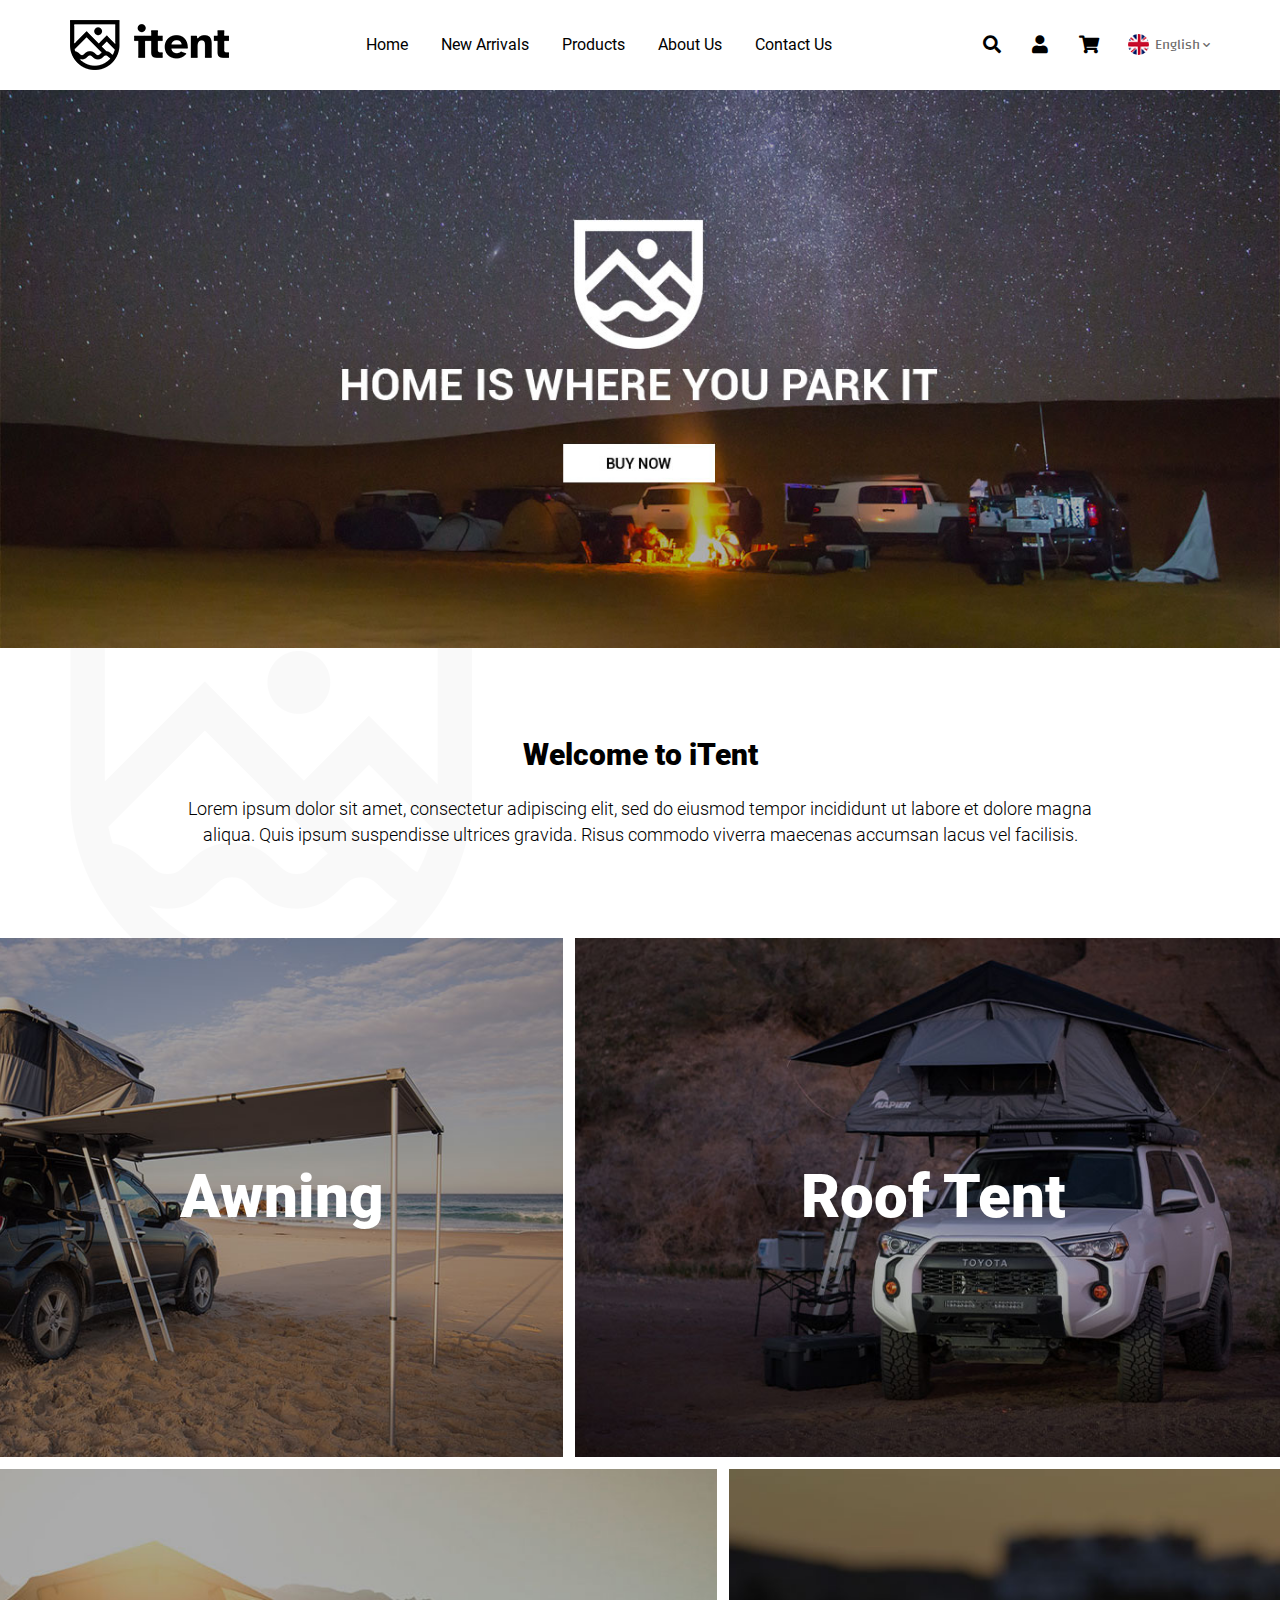
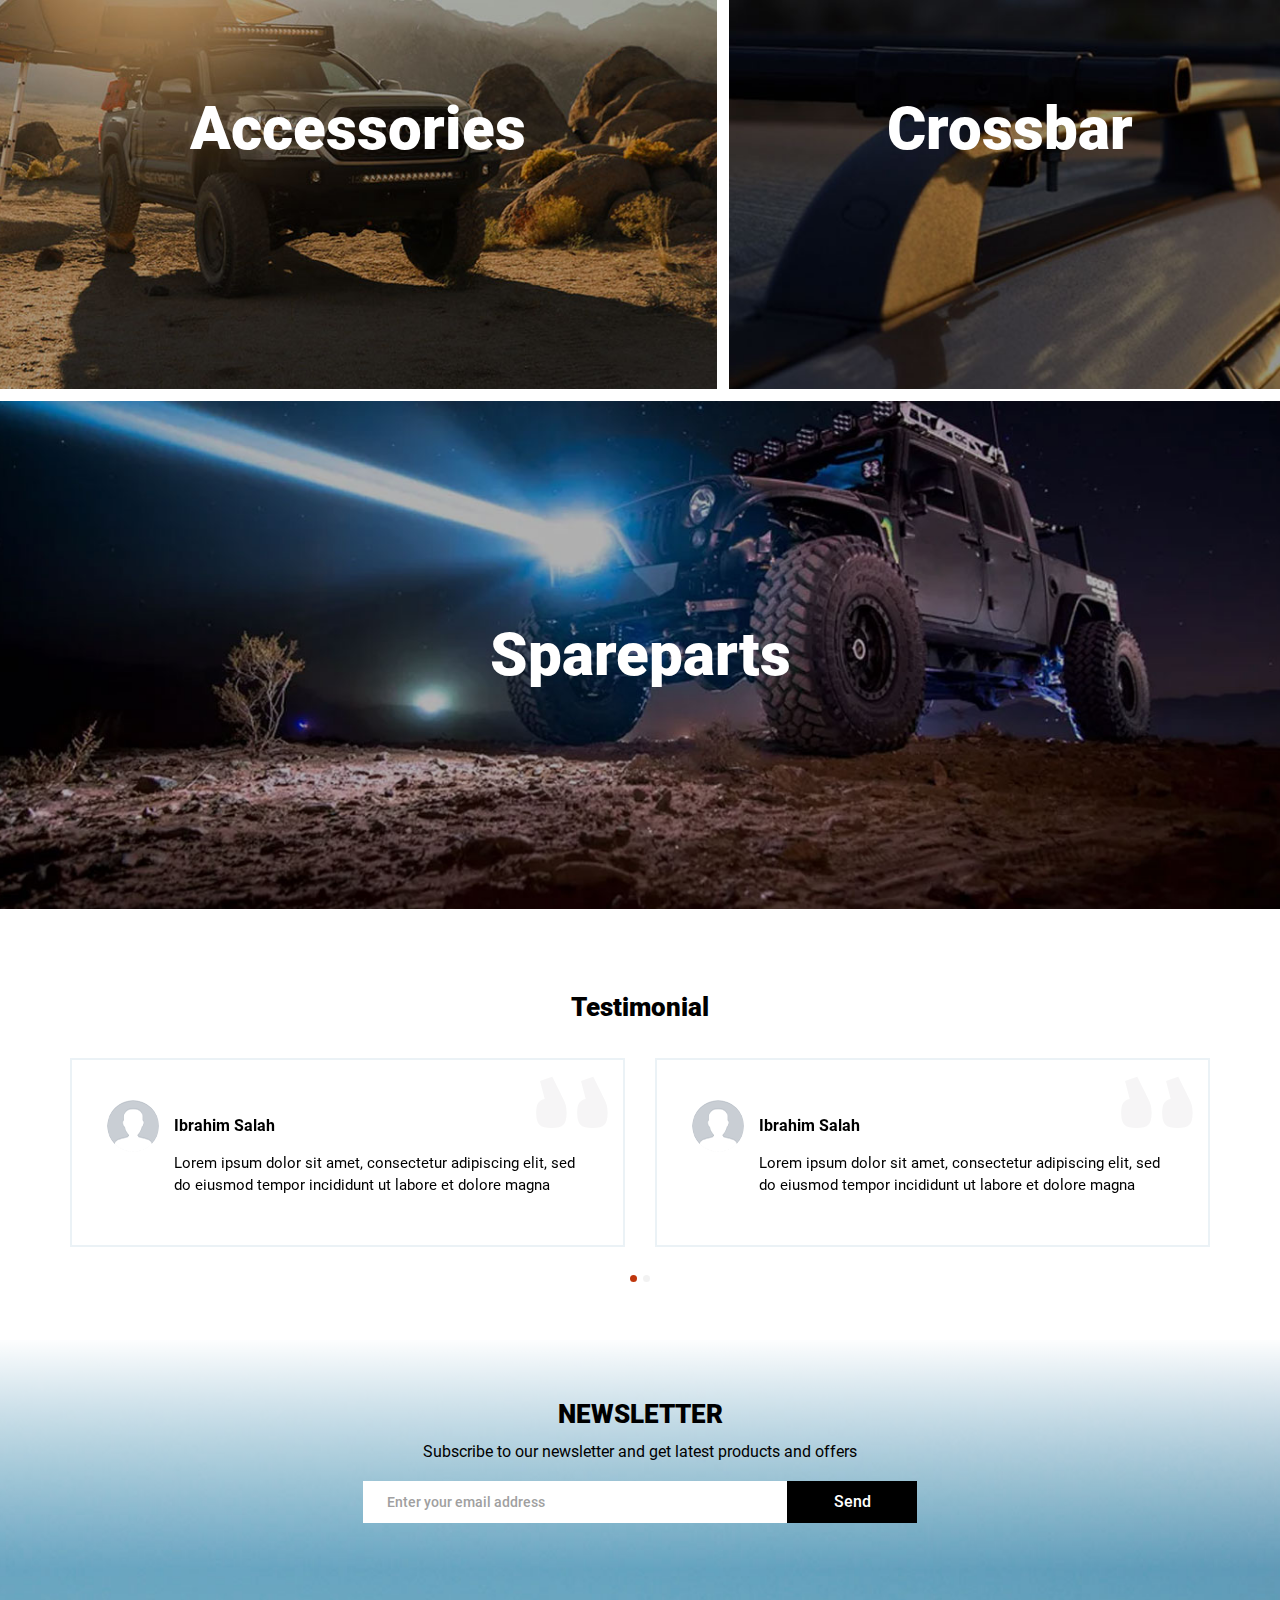
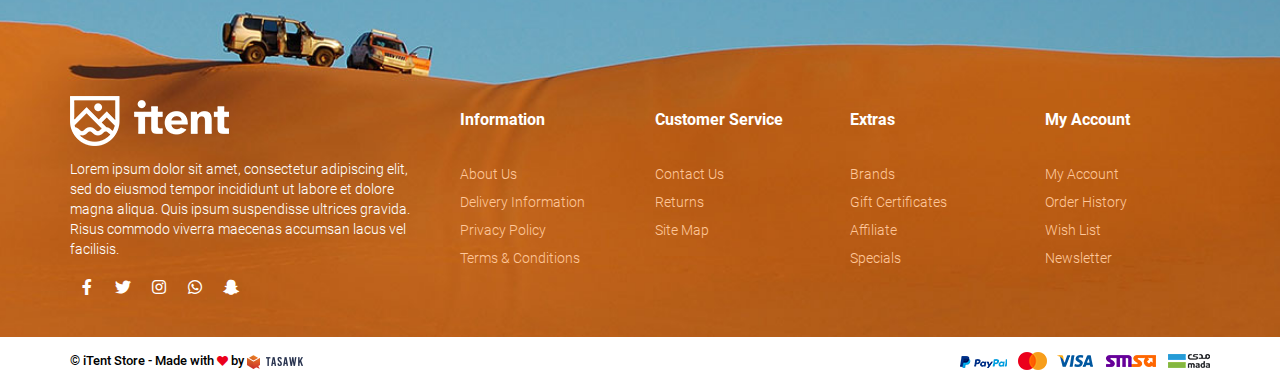
<file: index.html>
<!DOCTYPE html>
<html lang="en">
	<head>
		<meta charset="utf-8">
		<!-- for internet explorere -->
		<meta http-equiv="X-UA-Compatible" content="IE=edge">
		<!--(the most important line) for mobile first -->
		<meta name="viewport" content="width=device-width, initial-scale=1">
		<!-- The above 3 meta tags *must* come first in the head; any other head content must come *after* these tags -->
        <link rel="icon" type="image/png" href="images/favicon.png">
		<title>Itent</title>
		<link rel="stylesheet" href="css/bootstrap.min.css">
		<link rel="stylesheet" href="css/swiper-bundle.css">
		<link rel="stylesheet" href="css/all.min.css">
		<link rel="stylesheet" href="css/linear.css">
		<link rel="stylesheet" href="css/style.css">
		<link rel="stylesheet" href="css/style-en.css">
		<!-- HTML5 shim and Respond.js for IE8 support of HTML5 elements and media queries -->
		<!-- WARNING: Respond.js doesn't work if you view the page via file:// -->
		<!--[if lt IE 9]>-->
		<script src="js/html5shiv.min.js"></script>
		<script src="js/respond.min.js"></script>
        <script src="js/jquery-2.2.1.min.js"></script>
		<script src="js/bootstrap.min.js"></script>
		<script src="js/swiper-bundle.js"></script>
		<script src="js/plug.js"></script>
	</head>
	<body>
         <!-- Start preloader -->
        <div class="pre-loader">
          <div class="content"><img src="images/logo.png" alt="logo" />
              <div class="progress-bar"><span class="bar"><span class="progress"></span></span></div>
          </div>
        </div>
         <!-- End preloader -->
         <div class="over_click"></div>
         <!-- Start header -->
         <header>
             <div class="top_nav">
                 <div class="container">
                     <div class="top_bar">
                         <div class="logo">
                            <a href="#"><img class="img-responsive" src="images/logo.png" alt="logo"></a>
                         </div>
                         
                         <div class="main_nav">
                           <span href="#" class="lnr lnr-cross closebtn"></span>
                           <div class="st_lang sm">
                                 <div class="t_lang dropdown">
                                      <a class="dropdown-toggle tl_anc fixanc" data-toggle="dropdown" role="button" aria-haspopup="true" aria-expanded="false">
                                        <span class="la_flag">
                                            <img class="i_lang" src="images/lang-en.png" alt="language">
                                        </span> English
                                        <i class="fas fa-chevron-down"></i>
                                      </a>
                                      <ul class="dropdown-menu sam_menu ulfix">
                                       <li>
                                            <a href="index.html" class="fixanc">English</a>
                                        </li>
                                        <li>
                                            <a href="index-ar.html" class="fixanc">العربية</a>
                                        </li>
                                      </ul>
                                  </div> 
                             </div>
                            <ul class="nav_bar list-unstyled list-inline ulfix">
                                <li><a class="fixanc" href="#">Home</a></li>
                                <li><a class="fixanc" href="#">New Arrivals</a></li>
                                <li class="dropdown samdrop_li">
                                    <a class="dropdown-toggle dir_anc fixanc" data-toggle="dropdown" role="button" aria-haspopup="true" aria-expanded="false">Products</a>
                                    <ul class="dropdown-menu ulfix sam_menu">
                                        <li>
                                            <a class="sub fixanc" href="#">Roof Tent</a>
                                        </li>
                                        <li>
                                            <a class="sub fixanc" href="#">Awning</a>
                                        </li>
                                        <li>
                                            <a class="sub fixanc" href="#">Crossbar </a>
                                        </li>
                                        <li>
                                            <a class="sub fixanc" href="#">Accessories</a>
                                        </li>
                                        <li>
                                            <a class="sub fixanc" href="#">Spareparts</a>
                                        </li>
                                    </ul>
                                </li>
                                <li><a class="fixanc" href="#">About Us</a></li>
                                <li><a class="fixanc" href="#">Contact Us</a></li>
                            </ul>
                          </div>
                          
                          <div class="side_cont">
                             <ul class="list-unstyled list-inline ulfix h_recomend">
                                 <li class="srch">
                                    <a role="button" class="re_btn fixanc" data-toggle="modal" data-target=".over_mod">
                                           <i class="fas fa-search"></i>
                                    </a>
                                 </li>
                                 <li class="my_account lg dropdown">
                                     <a class="re_btn dropdown-toggle fixanc" data-toggle="dropdown" role="button" aria-haspopup="true" aria-expanded="false">
                                        <span class="hre_icon"><i class="fa fa-user"></i></span>
                                    </a>
                                    <ul class="dropdown-menu ulfix sam_menu">
                                        <li>
                                            <a href="#" class="fixanc">Log In</a>
                                        </li>
                                        <li><a href="#" class="fixanc">Rigister</a></li>
                                    </ul>
                                 </li>
                                 <li class="cart">
                                    <a class="re_btn fixanc" href="#">
                                        <i class="fa fa-shopping-cart"></i>
                                    </a>
                                 </li>
                                 <li class="mob_navbtn">
                                    <a id="navbtn" class="re_btn fixanc">
                                        <i class="fas fa-bars"></i>
                                    </a>
                                </li>
                             </ul>
                             <div class="st_lang lg">
                                 <div class="t_lang dropdown">
                                      <a class="dropdown-toggle tl_anc fixanc" data-toggle="dropdown" role="button" aria-haspopup="true" aria-expanded="false">
                                        <span class="la_flag">
                                            <img class="i_lang" src="images/lang-en.png" alt="language">
                                        </span> English
                                        <i class="fas fa-chevron-down"></i>
                                      </a>
                                      <ul class="dropdown-menu sam_menu ulfix">
                                       <li>
                                            <a href="index.html" class="fixanc">English</a>
                                        </li>
                                        <li>
                                            <a href="index-ar.html" class="fixanc">العربية</a>
                                        </li>
                                      </ul>
                                  </div> 
                             </div>
                         </div>
                     </div>
                 </div>
             </div>
        </header>
         <!-- end header -->
        
             <!--------------- start search modal ---------------->
            <div class="modal fade over_mod" tabindex="-1" role="dialog" aria-labelledby="mySmallModalLabel">
                <button type="button" class="close" data-dismiss="modal" aria-label="Close">
                    <span aria-hidden="true" class="lnr lnr-cross"></span>
                </button>
                <div class="modal-dialog" role="document">
                    <div class="modal-content">
                        <div class="search_cont sm">
                             <div class="search_box">
                                <input class="searchinput" id="search" placeholder="Search ..." type="search">
                                <span class="changed"></span>
                                <button class="search_icon"type="submit"><i class="fas fa-search"></i></button>
                             </div>
                         </div>
                    </div>
                </div>
            </div>
            <!--------------- end search modal ---------------->
            
           <!-- Start Main Slider -->
          <div class="main_slider_sec">
                <div class="main_slider">
                    <div class="swiper-container">
                        <div class="swiper-wrapper">
                          <div class="swiper-slide">
                            <a href="#" class="main-slide">
                              <img src="images/slider.jpg" class="img-fluid">
                            </a>
                          </div>
                          <div class="swiper-slide">
                            <a href="#" class="main-slide">
                              <img src="images/slider.jpg" class="img-fluid">
                            </a>
                          </div>
                          <div class="swiper-slide">
                            <a href="#" class="main-slide">
                              <img src="images/slider.jpg" class="img-fluid">
                            </a>
                          </div>
                        </div>
                  </div>
                </div>
          </div>
          <!-- end Main Slider -->
          
          
          <!-- start about -->
          <div class="about_us">
              <div class="container">
                  <div class="aboutus_cont">
                      <img class="back_1" src="images/back1.png" />
                      <div class="aboutus_desc">
                          <h3 class="hhfix about_title">Welcome to iTent</h3>
                          <p class="hhfix about_txt">
                              Lorem ipsum dolor sit amet, consectetur adipiscing elit, sed do eiusmod tempor incididunt ut labore et dolore magna aliqua. Quis ipsum suspendisse ultrices gravida. Risus commodo viverra maecenas accumsan lacus vel facilisis. 
                          </p>
                      </div>
                  </div>
              </div>
          </div>
          
          <!-- end about -->
          
          
          <!-- start Gallery -->
          
          <div class="galleries">
             <div class="group group_1">
                 <div class="gal">
                      <a href="#" class="gal_img">
                          <img src="images/c2.jpg" class="img-responsive" />
                      </a>
                      <a href="#" class="gal_tit fixanc">Awning</a>
                  </div>
                  <div class="gal">
                      <a href="#" class="gal_img">
                          <img src="images/c1.jpg" class="img-responsive" />
                      </a>
                      <a href="#" class="gal_tit fixanc">Roof Tent</a>
                  </div>
             </div>
             <div class="group group_2">
                 <div class="gal">
                      <a href="#" class="gal_img">
                          <img src="images/c4.jpg" class="img-responsive" />
                      </a>
                      <a href="#" class="gal_tit fixanc">Accessories</a>
                  </div>
                  <div class="gal">
                      <a href="#" class="gal_img">
                          <img src="images/c3.jpg" class="img-responsive" />
                      </a>
                      <a href="#" class="gal_tit fixanc">Crossbar</a>
                  </div>
             </div>
             <div class="group group_3">
                 <div class="gal">
                      <a href="#" class="gal_img">
                          <img src="images/c5.jpg" class="img-responsive" />
                      </a>
                      <a href="#" class="gal_tit fixanc">Spareparts</a>
                  </div>
             </div>
          </div>
          <!-- end Gallery -->
          
          
                  <!-- start Customer reviews-->
        
        <div class="cust_reviews">
            <div class="container">
               <h3 class="rev_title hhfix">Testimonial</h3>
               <div class="reviews_slider sam_slider">
                     <div class="swiper-container">
                        <div class="swiper-wrapper">
                            <div class="swiper-slide">
                                <div class="rev_cont">
                                   <ul class="list-unstyled list-inline ulfix curev_cont">
                                        <li class="cust_img">
                                            <a role="button">
                                                <img src="images/test.png" class="img-responsive">
                                            </a>
                                        </li>
                                        <li>
                                            <a role="button" class="cu_name fixanc">Ibrahim Salah</a>
                                        </li>
                                    </ul>   
                                    <p class="cu_commt hhfix">
                                        Lorem ipsum dolor sit amet, consectetur adipiscing elit, sed do eiusmod tempor incididunt ut labore et dolore magna
                                    </p>
                                    
                                </div>
                            </div>
                            <div class="swiper-slide">
                                <div class="rev_cont">
                                   <ul class="list-unstyled list-inline ulfix curev_cont">
                                        <li class="cust_img">
                                            <a role="button">
                                                <img src="images/test.png" class="img-responsive">
                                            </a>
                                        </li>
                                        <li>
                                            <a role="button" class="cu_name fixanc">Ibrahim Salah</a>
                                        </li>
                                    </ul>   
                                    <p class="cu_commt hhfix">
                                        Lorem ipsum dolor sit amet, consectetur adipiscing elit, sed do eiusmod tempor incididunt ut labore et dolore magna
                                    </p>
                                    
                                </div>
                            </div>
                         </div>
                   </div>
                   <div class="swiper-pagination"></div>
                </div>
            </div>
        </div>
        
        <!-- end Customer reviews-->

       <!-- start footer -->
       <footer>
           <!-- start newsletter -->
            <div class="container">
                <div class="our_newsletter">
                    <div class="newsl_cont">
                        <div class="newsl_title">
                            <h3 class="newb_tit hhfix">NEWSLETTER</h3>
                            <h5 class="newsub_tit hhfix">Subscribe to our newsletter and get latest products and offers</h5>
                        </div>
                        <div class="form-group mail_cont">
                            <input type="email" class="form-control ffmail_input" id="exampleInputEmail1" placeholder=" Enter your email address ">
                            <button class="fm_check">Send</button>
                        </div>
                    </div>
                </div>
           
           <!-- end newsletter -->
           
               <div class="foot_cont">
                    <div class="row">
                        <div class="col-md-4">
                            <div class="foo_desc lg">
                                <div class="logo">
                                    <a href="#"><img class="img-responsive" src="images/foot-logo.png" alt="logo"></a>
                                </div>
                                <p class="hhfix foo_txt">
                                    Lorem ipsum dolor sit amet, consectetur adipiscing elit, sed do eiusmod tempor incididunt ut labore et dolore magna aliqua. Quis ipsum suspendisse ultrices gravida. Risus commodo viverra maecenas accumsan lacus vel facilisis. 
                                </p>
                               <ul class="foo_social list-unstyled list-inline ulfix">
                                   <li><a href="#" class="fixanc"><i class="fab fa-facebook-f"></i></a></li>
                                   <li><a href="#" class="fixanc"><i class="fab fa-twitter"></i></a></li>
                                   <li><a href="#" class="fixanc"><i class="fab fa-instagram"></i></a></li>
                                    <li><a href="#" class="fixanc"><i class="fab fa-whatsapp"></i></a></li>
                                    <li><a href="#" class="fixanc"><i class="fab fa-snapchat-ghost"></i></a></li>
                               </ul>
                            </div>
                        </div>
                        <div class="col-md-2">
                            <div class="fast_links">
                                <h5 class="ff_title fsm_title hhfix" data-toggle="collapse" data-target="#id10" aria-expanded="false">Information</h5>
                                <ul class="list-unstyled collapse ulfix fast_ul" id="id10">
                                    <li><a class="fixanc" href="#"> About Us </a></li>
                                    <li><a class="fixanc" href="#">Delivery Information</a></li>
                                    <li><a class="fixanc" href="#">Privacy Policy</a></li>
                                    <li><a class="fixanc" href="#">Terms & Conditions</a></li>
                                </ul>
                            </div>
                        </div>
                        <div class="col-md-2">
                            <div class="fast_links">
                                <h5 class="ff_title fsm_title hhfix" data-toggle="collapse" data-target="#id12" aria-expanded="false">Customer Service</h5>
                                <ul class="list-unstyled collapse ulfix fast_ul" id="id12">
                                    <li><a class="fixanc" href="#">Contact Us</a></li>
                                    <li><a class="fixanc" href="#">Returns</a></li>
                                    <li><a class="fixanc" href="#">Site Map</a></li>
                                </ul>
                            </div>
                        </div>
                         <div class="col-md-2">
                            <div class="fast_links">
                                <h5 class="ff_title fsm_title hhfix" data-toggle="collapse" data-target="#id11" aria-expanded="false">Extras</h5>
                                <ul class="list-unstyled collapse ulfix" id="id11">
                                    <li><a class="fixanc" href="#">Brands</a></li>
                                    <li><a class="fixanc" href="#">Gift Certificates</a></li>
                                    <li><a class="fixanc" href="#">Affiliate</a></li>
                                    <li><a class="fixanc" href="#">Specials</a></li>
                                </ul>
                            </div>
                        </div>
                        <div class="col-md-2">
                            <div class="fast_links">
                                <h5 class="ff_title fsm_title hhfix" data-toggle="collapse" data-target="#id9" aria-expanded="false">My Account</h5>
                                <ul class="list-unstyled collapse ulfix" id="id9">
                                    <li><a class="fixanc" href="#">My Account</a></li>
                                    <li><a class="fixanc" href="#">Order History</a></li>
                                    <li><a class="fixanc" href="#">Wish List</a></li>
                                    <li><a class="fixanc" href="#">Newsletter</a></li>
                                </ul>
                            </div>
                        </div>
                   </div>
                   <div class="foo_desc sm">
                       <ul class="foo_social list-unstyled list-inline ulfix">
                           <li><a href="#" class="fixanc"><i class="fab fa-facebook-f"></i></a></li>
                           <li><a href="#" class="fixanc"><i class="fab fa-twitter"></i></a></li>
                           <li><a href="#" class="fixanc"><i class="fab fa-instagram"></i></a></li>
                            <li><a href="#" class="fixanc"><i class="fab fa-whatsapp"></i></a></li>
                            <li><a href="#" class="fixanc"><i class="fab fa-snapchat-ghost"></i></a></li>
                       </ul>
                    </div>
               </div>
           </div>
           <div class="fopayco">
             <div class="container">
                <div class="fopa_cont">
                 <p class="hhfix p_right">© iTent Store  - Made with  <i class="fas fa-heart"></i>  by <a href="#"><img src="images/tasawk-c-en.png"></a></p>
                   <div class="ff_pay">
                        <img src="images/pay.png" class="img-responsive">
                    </div>
                </div>
             </div>
           </div>
        </footer>
            
       <!-- end footer -->
        
    </body>
</html>
</file>
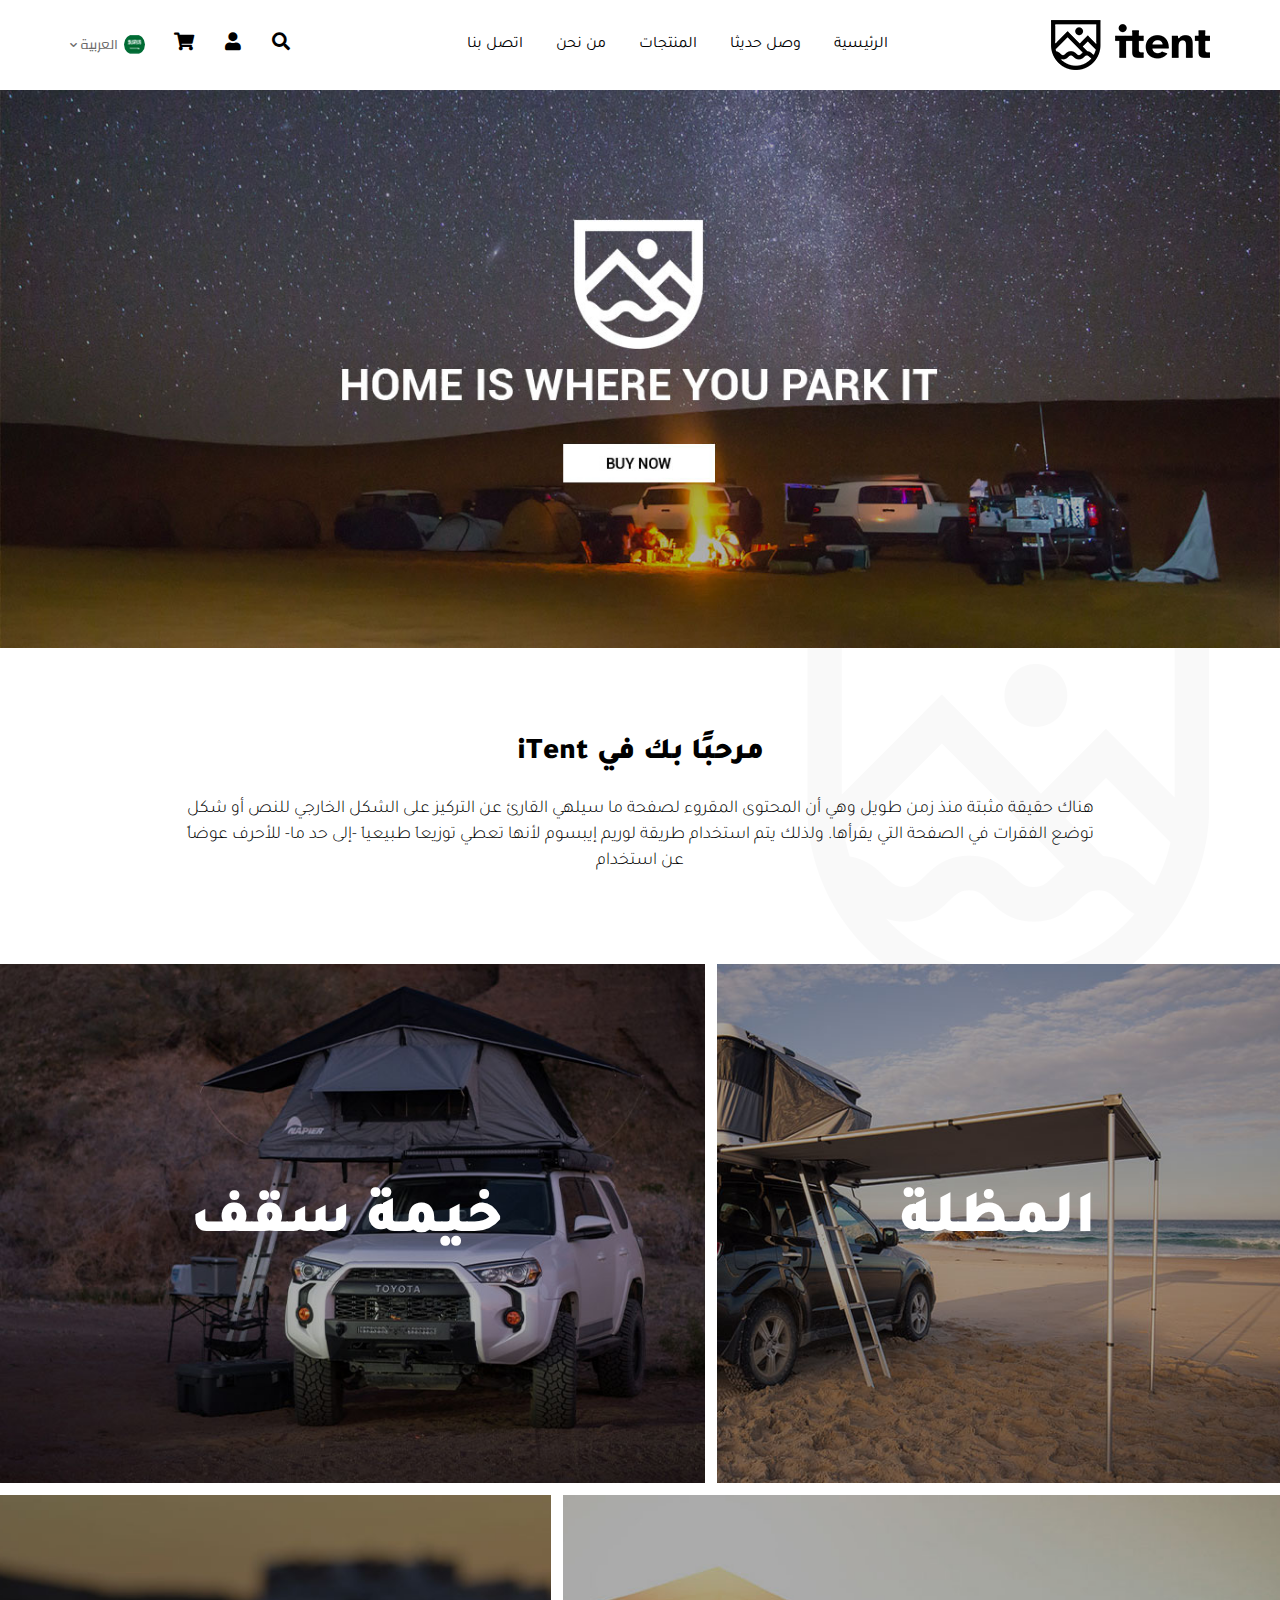
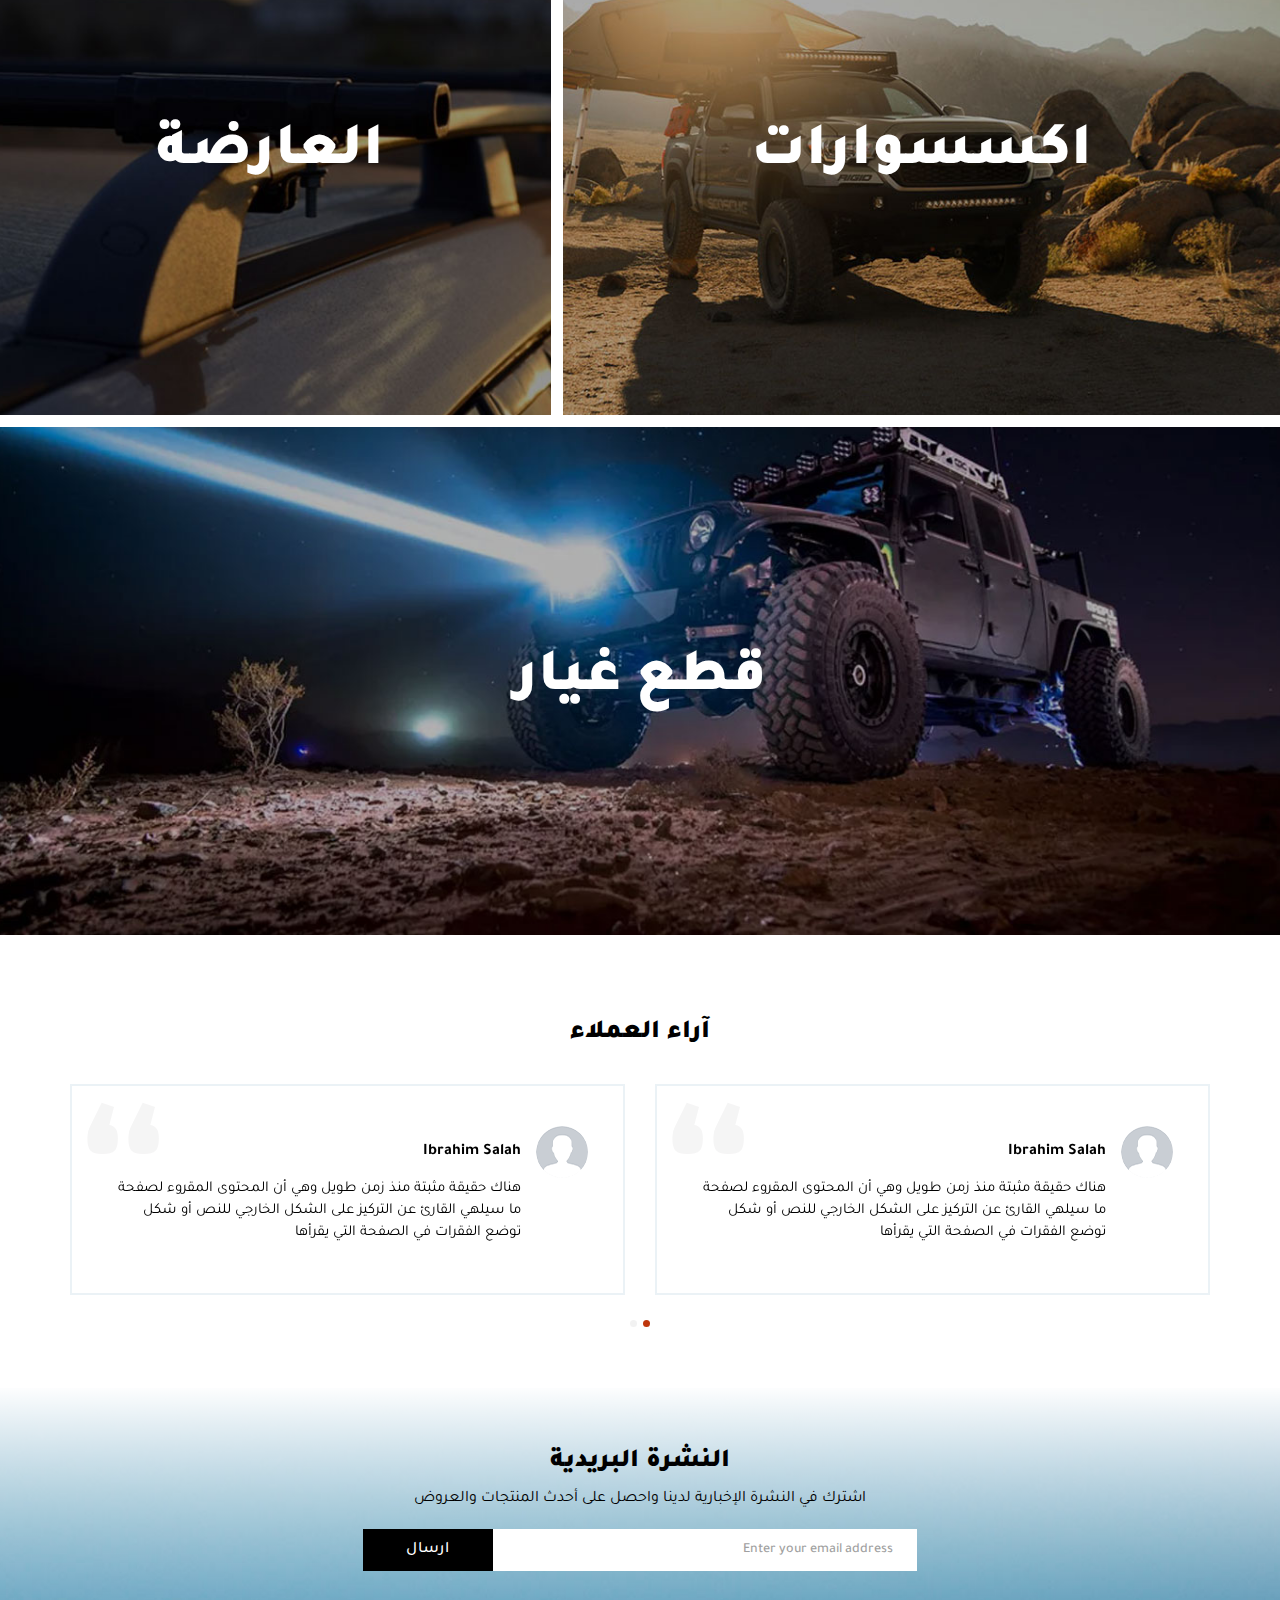
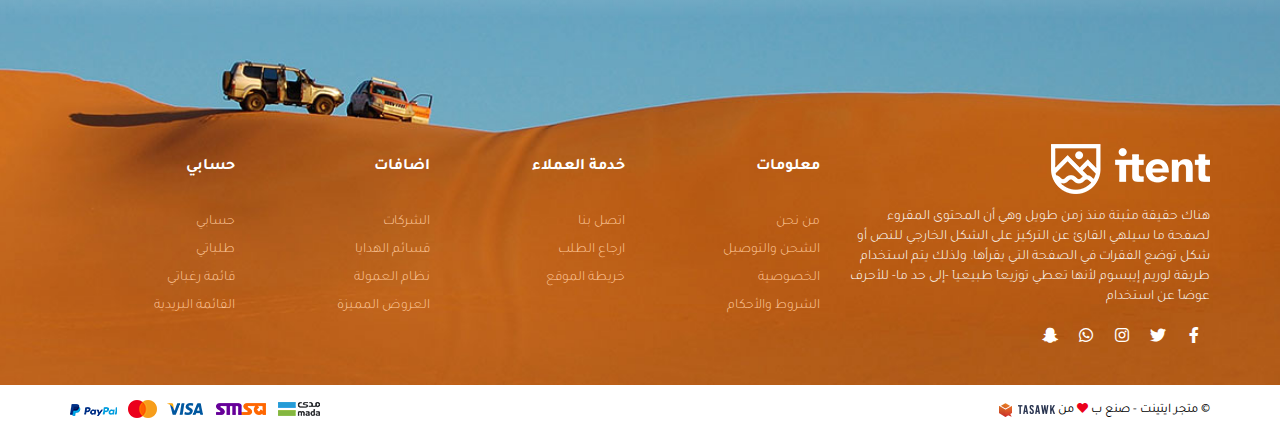
<file: index-ar.html>
<!DOCTYPE html>
<html lang="ar">
	<head>
		<meta charset="utf-8">
		<!-- for internet explorere -->
		<meta http-equiv="X-UA-Compatible" content="IE=edge">
		<!--(the most important line) for mobile first -->
		<meta name="viewport" content="width=device-width, initial-scale=1">
		<!-- The above 3 meta tags *must* come first in the head; any other head content must come *after* these tags -->
        <link rel="icon" type="image/png" href="images/favicon.png">
		<title>Itent</title>
		<link rel="stylesheet" href="css/bootstrap.min.css">
		<link rel="stylesheet" href="css/bootstrap-rtl.min.css">
		<link rel="stylesheet" href="css/swiper-bundle.css">
		<link rel="stylesheet" href="css/all.min.css">
		<link rel="stylesheet" href="css/linear.css">
		<link rel="stylesheet" href="css/style.css">
		<link rel="stylesheet" href="css/style-ar.css">
		<!-- HTML5 shim and Respond.js for IE8 support of HTML5 elements and media queries -->
		<!-- WARNING: Respond.js doesn't work if you view the page via file:// -->
		<!--[if lt IE 9]>-->
		<script src="js/html5shiv.min.js"></script>
		<script src="js/respond.min.js"></script>
        <script src="js/jquery-2.2.1.min.js"></script>
		<script src="js/bootstrap.min.js"></script>
		<script src="js/swiper-bundle.js"></script>
		<script src="js/plug.js"></script>
	</head>
	<body>
         <!-- Start preloader -->
        <div class="pre-loader">
          <div class="content"><img src="images/logo.png" alt="logo" />
              <div class="progress-bar"><span class="bar"><span class="progress"></span></span></div>
          </div>
        </div>
         <!-- End preloader -->
         <div class="over_click"></div>
         <!-- Start header -->
         <header>
             <div class="top_nav">
                 <div class="container">
                     <div class="top_bar">
                         <div class="logo">
                            <a href="#"><img class="img-responsive" src="images/logo.png" alt="logo"></a>
                         </div>
                         
                         <div class="main_nav">
                           <span href="#" class="lnr lnr-cross closebtn"></span>
                           <div class="st_lang sm">
                                 <div class="t_lang dropdown">
                                      <a class="dropdown-toggle tl_anc fixanc" data-toggle="dropdown" role="button" aria-haspopup="true" aria-expanded="false">
                                        <span class="la_flag">
                                            <img class="i_lang" src="images/ar.png" alt="language">
                                        </span> العربية
                                        <i class="fas fa-chevron-down"></i>
                                      </a>
                                      <ul class="dropdown-menu sam_menu ulfix">
                                       <li>
                                            <a href="index.html" class="fixanc">English</a>
                                        </li>
                                        <li>
                                            <a href="index-ar.html" class="fixanc">العربية</a>
                                        </li>
                                      </ul>
                                  </div> 
                             </div>
                            <ul class="nav_bar list-unstyled list-inline ulfix">
                                <li><a class="fixanc" href="#">الرئيسية</a></li>
                                <li><a class="fixanc" href="#">وصل حديثا</a></li>
                                <li class="dropdown samdrop_li">
                                    <a class="dropdown-toggle dir_anc fixanc" data-toggle="dropdown" role="button" aria-haspopup="true" aria-expanded="false">المنتجات</a>
                                    <ul class="dropdown-menu ulfix sam_menu">
                                        <li>
                                            <a class="sub fixanc" href="#">خيمة سقف</a>
                                        </li>
                                        <li>
                                            <a class="sub fixanc" href="#">المظلة</a>
                                        </li>
                                        <li>
                                            <a class="sub fixanc" href="#">العارضة </a>
                                        </li>
                                        <li>
                                            <a class="sub fixanc" href="#">اكسسوارات</a>
                                        </li>
                                        <li>
                                            <a class="sub fixanc" href="#">قطع غيار</a>
                                        </li>
                                    </ul>
                                </li>
                                <li><a class="fixanc" href="#">من نحن</a></li>
                                <li><a class="fixanc" href="#">اتصل بنا</a></li>
                            </ul>
                          </div>
                          
                          <div class="side_cont">
                             <ul class="list-unstyled list-inline ulfix h_recomend">
                                 <li class="srch">
                                    <a role="button" class="re_btn fixanc" data-toggle="modal" data-target=".over_mod">
                                           <i class="fas fa-search"></i>
                                    </a>
                                 </li>
                                 <li class="my_account lg dropdown">
                                     <a class="re_btn dropdown-toggle fixanc" data-toggle="dropdown" role="button" aria-haspopup="true" aria-expanded="false">
                                        <span class="hre_icon"><i class="fa fa-user"></i></span>
                                    </a>
                                    <ul class="dropdown-menu ulfix sam_menu">
                                        <li>
                                            <a href="#" class="fixanc">تسجيل الدخول</a>
                                        </li>
                                        <li><a href="#" class="fixanc">تسجيل جديد</a></li>
                                    </ul>
                                 </li>
                                 <li class="cart">
                                    <a class="re_btn fixanc" href="#">
                                        <i class="fa fa-shopping-cart"></i>
                                    </a>
                                 </li>
                                 <li class="mob_navbtn">
                                    <a id="navbtn" class="re_btn fixanc">
                                        <i class="fas fa-bars"></i>
                                    </a>
                                </li>
                             </ul>
                             <div class="st_lang lg">
                                 <div class="t_lang dropdown">
                                      <a class="dropdown-toggle tl_anc fixanc" data-toggle="dropdown" role="button" aria-haspopup="true" aria-expanded="false">
                                        <span class="la_flag">
                                            <img class="i_lang" src="images/ar.png" alt="language">
                                        </span> العربية
                                        <i class="fas fa-chevron-down"></i>
                                      </a>
                                      <ul class="dropdown-menu sam_menu ulfix">
                                       <li>
                                            <a href="index.html" class="fixanc">English</a>
                                        </li>
                                        <li>
                                            <a href="index-ar.html" class="fixanc">العربية</a>
                                        </li>
                                      </ul>
                                  </div> 
                             </div>
                         </div>
                     </div>
                 </div>
             </div>
        </header>
         <!-- end header -->
        
             <!--------------- start search modal ---------------->
            <div class="modal fade over_mod" tabindex="-1" role="dialog" aria-labelledby="mySmallModalLabel">
                <button type="button" class="close" data-dismiss="modal" aria-label="Close">
                    <span aria-hidden="true" class="lnr lnr-cross"></span>
                </button>
                <div class="modal-dialog" role="document">
                    <div class="modal-content">
                        <div class="search_cont sm">
                             <div class="search_box">
                                <input class="searchinput" id="search" placeholder=" البحث ..." type="search">
                                <span class="changed"></span>
                                <button class="search_icon"type="submit"><i class="fas fa-search"></i></button>
                             </div>
                         </div>
                    </div>
                </div>
            </div>
            <!--------------- end search modal ---------------->
            
           <!-- Start Main Slider -->
          <div class="main_slider_sec">
                <div class="main_slider">
                    <div class="swiper-container">
                        <div class="swiper-wrapper">
                          <div class="swiper-slide">
                            <a href="#" class="main-slide">
                              <img src="images/slider.jpg" class="img-fluid">
                            </a>
                          </div>
                          <div class="swiper-slide">
                            <a href="#" class="main-slide">
                              <img src="images/slider.jpg" class="img-fluid">
                            </a>
                          </div>
                          <div class="swiper-slide">
                            <a href="#" class="main-slide">
                              <img src="images/slider.jpg" class="img-fluid">
                            </a>
                          </div>
                        </div>
                  </div>
                </div>
          </div>
          <!-- end Main Slider -->
          
          
          <!-- start about -->
          <div class="about_us">
              <div class="container">
                  <div class="aboutus_cont">
                      <img class="back_1" src="images/back1.png" />
                      <div class="aboutus_desc">
                          <h3 class="hhfix about_title">مرحبًا بك في iTent</h3>
                          <p class="hhfix about_txt">
                                                      هناك حقيقة مثبتة منذ زمن طويل وهي أن المحتوى المقروء لصفحة ما سيلهي القارئ عن التركيز على الشكل الخارجي للنص أو شكل توضع الفقرات في الصفحة التي يقرأها. ولذلك يتم استخدام طريقة لوريم إيبسوم لأنها تعطي توزيعاَ طبيعياَ -إلى حد ما- للأحرف عوضاً عن استخدام

                          </p>
                      </div>
                  </div>
              </div>
          </div>
          
          <!-- end about -->
          
          
          <!-- start Gallery -->
          
          <div class="galleries">
             <div class="group group_1">
                 <div class="gal">
                      <a href="#" class="gal_img">
                          <img src="images/c2.jpg" class="img-responsive" />
                      </a>
                      <a href="#" class="gal_tit fixanc">المظلة</a>
                  </div>
                  <div class="gal">
                      <a href="#" class="gal_img">
                          <img src="images/c1.jpg" class="img-responsive" />
                      </a>
                      <a href="#" class="gal_tit fixanc">خيمة سقف</a>
                  </div>
             </div>
             <div class="group group_2">
                 <div class="gal">
                      <a href="#" class="gal_img">
                          <img src="images/c4.jpg" class="img-responsive" />
                      </a>
                      <a href="#" class="gal_tit fixanc">اكسسوارات</a>
                  </div>
                  <div class="gal">
                      <a href="#" class="gal_img">
                          <img src="images/c3.jpg" class="img-responsive" />
                      </a>
                      <a href="#" class="gal_tit fixanc">العارضة</a>
                  </div>
             </div>
             <div class="group group_3">
                 <div class="gal">
                      <a href="#" class="gal_img">
                          <img src="images/c5.jpg" class="img-responsive" />
                      </a>
                      <a href="#" class="gal_tit fixanc">قطع غيار</a>
                  </div>
             </div>
          </div>
          <!-- end Gallery -->
          
          
                  <!-- start Customer reviews-->
        
        <div class="cust_reviews">
            <div class="container">
               <h3 class="rev_title hhfix">آراء العملاء</h3>
               <div class="reviews_slider sam_slider">
                     <div class="swiper-container">
                        <div class="swiper-wrapper">
                            <div class="swiper-slide">
                                <div class="rev_cont">
                                   <ul class="list-unstyled list-inline ulfix curev_cont">
                                        <li class="cust_img">
                                            <a role="button">
                                                <img src="images/test.png" class="img-responsive">
                                            </a>
                                        </li>
                                        <li>
                                            <a role="button" class="cu_name fixanc">Ibrahim Salah</a>
                                        </li>
                                    </ul>   
                                    <p class="cu_commt hhfix">
                                        هناك حقيقة مثبتة منذ زمن طويل وهي أن المحتوى المقروء لصفحة ما سيلهي القارئ عن التركيز على الشكل الخارجي للنص أو شكل توضع الفقرات في الصفحة التي يقرأها
                                    </p>
                                    
                                </div>
                            </div>
                            <div class="swiper-slide">
                                <div class="rev_cont">
                                   <ul class="list-unstyled list-inline ulfix curev_cont">
                                        <li class="cust_img">
                                            <a role="button">
                                                <img src="images/test.png" class="img-responsive">
                                            </a>
                                        </li>
                                        <li>
                                            <a role="button" class="cu_name fixanc">Ibrahim Salah</a>
                                        </li>
                                    </ul>   
                                    <p class="cu_commt hhfix">
                                        هناك حقيقة مثبتة منذ زمن طويل وهي أن المحتوى المقروء لصفحة ما سيلهي القارئ عن التركيز على الشكل الخارجي للنص أو شكل توضع الفقرات في الصفحة التي يقرأها
                                    </p>
                                    
                                </div>
                            </div>
                         </div>
                   </div>
                   <div class="swiper-pagination"></div>
                </div>
            </div>
        </div>
        
        <!-- end Customer reviews-->

       <!-- start footer -->
       <footer>
           <!-- start newsletter -->
            <div class="container">
                <div class="our_newsletter">
                    <div class="newsl_cont">
                        <div class="newsl_title">
                            <h3 class="newb_tit hhfix">النشرة البريدية</h3>
                            <h5 class="newsub_tit hhfix">
                                اشترك في النشرة الإخبارية لدينا واحصل على أحدث المنتجات والعروض        
                           </h5>
                        </div>
                        <div class="form-group mail_cont">
                            <input type="email" class="form-control ffmail_input" id="exampleInputEmail1" placeholder=" Enter your email address ">
                            <button class="fm_check">ارسال</button>
                        </div>
                    </div>
                </div>
           
           <!-- end newsletter -->
           
               <div class="foot_cont">
                    <div class="row">
                        <div class="col-md-4">
                            <div class="foo_desc lg">
                                <div class="logo">
                                    <a href="#"><img class="img-responsive" src="images/foot-logo.png" alt="logo"></a>
                                </div>
                                <p class="hhfix foo_txt">
                                                      هناك حقيقة مثبتة منذ زمن طويل وهي أن المحتوى المقروء لصفحة ما سيلهي القارئ عن التركيز على الشكل الخارجي للنص أو شكل توضع الفقرات في الصفحة التي يقرأها. ولذلك يتم استخدام طريقة لوريم إيبسوم لأنها تعطي توزيعاَ طبيعياَ -إلى حد ما- للأحرف عوضاً عن استخدام
                                </p>
                               <ul class="foo_social list-unstyled list-inline ulfix">
                                   <li><a href="#" class="fixanc"><i class="fab fa-facebook-f"></i></a></li>
                                   <li><a href="#" class="fixanc"><i class="fab fa-twitter"></i></a></li>
                                   <li><a href="#" class="fixanc"><i class="fab fa-instagram"></i></a></li>
                                    <li><a href="#" class="fixanc"><i class="fab fa-whatsapp"></i></a></li>
                                    <li><a href="#" class="fixanc"><i class="fab fa-snapchat-ghost"></i></a></li>
                               </ul>
                            </div>
                        </div>
                        <div class="col-md-2">
                            <div class="fast_links">
                                <h5 class="ff_title fsm_title hhfix" data-toggle="collapse" data-target="#id10" aria-expanded="false">معلومات</h5>
                                <ul class="list-unstyled collapse ulfix fast_ul" id="id10">
                                    <li><a class="fixanc" href="#"> من نحن </a></li>
                                    <li><a class="fixanc" href="#">الشحن والتوصيل</a></li>
                                    <li><a class="fixanc" href="#">الخصوصية</a></li>
                                    <li><a class="fixanc" href="#">الشروط والأحكام</a></li>
                                </ul>
                            </div>
                        </div>
                        <div class="col-md-2">
                            <div class="fast_links">
                                <h5 class="ff_title fsm_title hhfix" data-toggle="collapse" data-target="#id12" aria-expanded="false">خدمة العملاء</h5>
                                <ul class="list-unstyled collapse ulfix fast_ul" id="id12">
                                    <li><a class="fixanc" href="#">اتصل بنا</a></li>
                                    <li><a class="fixanc" href="#">ارجاع الطلب</a></li>
                                    <li><a class="fixanc" href="#">خريطة الموقع</a></li>
                                </ul>
                            </div>
                        </div>
                         <div class="col-md-2">
                            <div class="fast_links">
                                <h5 class="ff_title fsm_title hhfix" data-toggle="collapse" data-target="#id11" aria-expanded="false">اضافات</h5>
                                <ul class="list-unstyled collapse ulfix" id="id11">
                                    <li><a class="fixanc" href="#">الشركات</a></li>
                                    <li><a class="fixanc" href="#">قسائم الهدايا</a></li>
                                    <li><a class="fixanc" href="#">نظام العمولة</a></li>
                                    <li><a class="fixanc" href="#">العروض المميزة</a></li>
                                </ul>
                            </div>
                        </div>
                        <div class="col-md-2">
                            <div class="fast_links">
                                <h5 class="ff_title fsm_title hhfix" data-toggle="collapse" data-target="#id9" aria-expanded="false">حسابي</h5>
                                <ul class="list-unstyled collapse ulfix" id="id9">
                                    <li><a class="fixanc" href="#">حسابي</a></li>
                                    <li><a class="fixanc" href="#">طلباتي</a></li>
                                    <li><a class="fixanc" href="#">قائمة رغباتي</a></li>
                                    <li><a class="fixanc" href="#">القائمة البريدية</a></li>
                                </ul>
                            </div>
                        </div>
                   </div>
                   <div class="foo_desc sm">
                       <ul class="foo_social list-unstyled list-inline ulfix">
                           <li><a href="#" class="fixanc"><i class="fab fa-facebook-f"></i></a></li>
                           <li><a href="#" class="fixanc"><i class="fab fa-twitter"></i></a></li>
                           <li><a href="#" class="fixanc"><i class="fab fa-instagram"></i></a></li>
                            <li><a href="#" class="fixanc"><i class="fab fa-whatsapp"></i></a></li>
                            <li><a href="#" class="fixanc"><i class="fab fa-snapchat-ghost"></i></a></li>
                       </ul>
                    </div>
               </div>
           </div>
           <div class="fopayco">
             <div class="container">
                <div class="fopa_cont">
                 <p class="hhfix p_right">© متجر ايتينت - صنع ب <i class="fas fa-heart"></i>  من <a href="#"><img src="images/tasawk-c-en.png"></a></p>
                   <div class="ff_pay">
                        <img src="images/pay.png" class="img-responsive">
                    </div>
                </div>
             </div>
           </div>
        </footer>
            
       <!-- end footer -->
        
    </body>
</html>
</file>
<file: css/linear.css>
@font-face {
	font-family: 'Linearicons-Free';
	src:url('../webfonts/Linearicons-Free.eot?w118d');
	src:url('../webfonts/Linearicons-Free.eot?#iefixw118d') format('embedded-opentype'),
		url('../webfonts/Linearicons-Free.woff2?w118d') format('woff2'),
		url('../webfonts/Linearicons-Free.woff?w118d') format('woff'),
		url('../webfonts/Linearicons-Free.ttf?w118d') format('truetype'),
		url('../webfonts/Linearicons-Free.svg?w118d#Linearicons-Free') format('svg');
	font-weight: normal;
	font-style: normal;
}

.lnr {
	font-family: 'Linearicons-Free';
	speak: none;
	font-style: normal;
	font-weight: normal;
	font-variant: normal;
	text-transform: none;
	line-height: 1;

	/* Better Font Rendering =========== */
	-webkit-font-smoothing: antialiased;
	-moz-osx-font-smoothing: grayscale;
}

.lnr-home:before {
	content: "\e800";
}
.lnr-apartment:before {
	content: "\e801";
}
.lnr-pencil:before {
	content: "\e802";
}
.lnr-magic-wand:before {
	content: "\e803";
}
.lnr-drop:before {
	content: "\e804";
}
.lnr-lighter:before {
	content: "\e805";
}
.lnr-poop:before {
	content: "\e806";
}
.lnr-sun:before {
	content: "\e807";
}
.lnr-moon:before {
	content: "\e808";
}
.lnr-cloud:before {
	content: "\e809";
}
.lnr-cloud-upload:before {
	content: "\e80a";
}
.lnr-cloud-download:before {
	content: "\e80b";
}
.lnr-cloud-sync:before {
	content: "\e80c";
}
.lnr-cloud-check:before {
	content: "\e80d";
}
.lnr-database:before {
	content: "\e80e";
}
.lnr-lock:before {
	content: "\e80f";
}
.lnr-cog:before {
	content: "\e810";
}
.lnr-trash:before {
	content: "\e811";
}
.lnr-dice:before {
	content: "\e812";
}
.lnr-heart:before {
	content: "\e813";
}
.lnr-star:before {
	content: "\e814";
}
.lnr-star-half:before {
	content: "\e815";
}
.lnr-star-empty:before {
	content: "\e816";
}
.lnr-flag:before {
	content: "\e817";
}
.lnr-envelope:before {
	content: "\e818";
}
.lnr-paperclip:before {
	content: "\e819";
}
.lnr-inbox:before {
	content: "\e81a";
}
.lnr-eye:before {
	content: "\e81b";
}
.lnr-printer:before {
	content: "\e81c";
}
.lnr-file-empty:before {
	content: "\e81d";
}
.lnr-file-add:before {
	content: "\e81e";
}
.lnr-enter:before {
	content: "\e81f";
}
.lnr-exit:before {
	content: "\e820";
}
.lnr-graduation-hat:before {
	content: "\e821";
}
.lnr-license:before {
	content: "\e822";
}
.lnr-music-note:before {
	content: "\e823";
}
.lnr-film-play:before {
	content: "\e824";
}
.lnr-camera-video:before {
	content: "\e825";
}
.lnr-camera:before {
	content: "\e826";
}
.lnr-picture:before {
	content: "\e827";
}
.lnr-book:before {
	content: "\e828";
}
.lnr-bookmark:before {
	content: "\e829";
}
.lnr-user:before {
	content: "\e82a";
}
.lnr-users:before {
	content: "\e82b";
}
.lnr-shirt:before {
	content: "\e82c";
}
.lnr-store:before {
	content: "\e82d";
}
.lnr-cart:before {
	content: "\e82e";
}
.lnr-tag:before {
	content: "\e82f";
}
.lnr-phone-handset:before {
	content: "\e830";
}
.lnr-phone:before {
	content: "\e831";
}
.lnr-pushpin:before {
	content: "\e832";
}
.lnr-map-marker:before {
	content: "\e833";
}
.lnr-map:before {
	content: "\e834";
}
.lnr-location:before {
	content: "\e835";
}
.lnr-calendar-full:before {
	content: "\e836";
}
.lnr-keyboard:before {
	content: "\e837";
}
.lnr-spell-check:before {
	content: "\e838";
}
.lnr-screen:before {
	content: "\e839";
}
.lnr-smartphone:before {
	content: "\e83a";
}
.lnr-tablet:before {
	content: "\e83b";
}
.lnr-laptop:before {
	content: "\e83c";
}
.lnr-laptop-phone:before {
	content: "\e83d";
}
.lnr-power-switch:before {
	content: "\e83e";
}
.lnr-bubble:before {
	content: "\e83f";
}
.lnr-heart-pulse:before {
	content: "\e840";
}
.lnr-construction:before {
	content: "\e841";
}
.lnr-pie-chart:before {
	content: "\e842";
}
.lnr-chart-bars:before {
	content: "\e843";
}
.lnr-gift:before {
	content: "\e844";
}
.lnr-diamond:before {
	content: "\e845";
}
.lnr-linearicons:before {
	content: "\e846";
}
.lnr-dinner:before {
	content: "\e847";
}
.lnr-coffee-cup:before {
	content: "\e848";
}
.lnr-leaf:before {
	content: "\e849";
}
.lnr-paw:before {
	content: "\e84a";
}
.lnr-rocket:before {
	content: "\e84b";
}
.lnr-briefcase:before {
	content: "\e84c";
}
.lnr-bus:before {
	content: "\e84d";
}
.lnr-car:before {
	content: "\e84e";
}
.lnr-train:before {
	content: "\e84f";
}
.lnr-bicycle:before {
	content: "\e850";
}
.lnr-wheelchair:before {
	content: "\e851";
}
.lnr-select:before {
	content: "\e852";
}
.lnr-earth:before {
	content: "\e853";
}
.lnr-smile:before {
	content: "\e854";
}
.lnr-sad:before {
	content: "\e855";
}
.lnr-neutral:before {
	content: "\e856";
}
.lnr-mustache:before {
	content: "\e857";
}
.lnr-alarm:before {
	content: "\e858";
}
.lnr-bullhorn:before {
	content: "\e859";
}
.lnr-volume-high:before {
	content: "\e85a";
}
.lnr-volume-medium:before {
	content: "\e85b";
}
.lnr-volume-low:before {
	content: "\e85c";
}
.lnr-volume:before {
	content: "\e85d";
}
.lnr-mic:before {
	content: "\e85e";
}
.lnr-hourglass:before {
	content: "\e85f";
}
.lnr-undo:before {
	content: "\e860";
}
.lnr-redo:before {
	content: "\e861";
}
.lnr-sync:before {
	content: "\e862";
}
.lnr-history:before {
	content: "\e863";
}
.lnr-clock:before {
	content: "\e864";
}
.lnr-download:before {
	content: "\e865";
}
.lnr-upload:before {
	content: "\e866";
}
.lnr-enter-down:before {
	content: "\e867";
}
.lnr-exit-up:before {
	content: "\e868";
}
.lnr-bug:before {
	content: "\e869";
}
.lnr-code:before {
	content: "\e86a";
}
.lnr-link:before {
	content: "\e86b";
}
.lnr-unlink:before {
	content: "\e86c";
}
.lnr-thumbs-up:before {
	content: "\e86d";
}
.lnr-thumbs-down:before {
	content: "\e86e";
}
.lnr-magnifier:before {
	content: "\e86f";
}
.lnr-cross:before {
	content: "\e870";
}
.lnr-menu:before {
	content: "\e871";
}
.lnr-list:before {
	content: "\e872";
}
.lnr-chevron-up:before {
	content: "\e873";
}
.lnr-chevron-down:before {
	content: "\e874";
}
.lnr-chevron-left:before {
	content: "\e875";
}
.lnr-chevron-right:before {
	content: "\e876";
}
.lnr-arrow-up:before {
	content: "\e877";
}
.lnr-arrow-down:before {
	content: "\e878";
}
.lnr-arrow-left:before {
	content: "\e879";
}
.lnr-arrow-right:before {
	content: "\e87a";
}
.lnr-move:before {
	content: "\e87b";
}
.lnr-warning:before {
	content: "\e87c";
}
.lnr-question-circle:before {
	content: "\e87d";
}
.lnr-menu-circle:before {
	content: "\e87e";
}
.lnr-checkmark-circle:before {
	content: "\e87f";
}
.lnr-cross-circle:before {
	content: "\e880";
}
.lnr-plus-circle:before {
	content: "\e881";
}
.lnr-circle-minus:before {
	content: "\e882";
}
.lnr-arrow-up-circle:before {
	content: "\e883";
}
.lnr-arrow-down-circle:before {
	content: "\e884";
}
.lnr-arrow-left-circle:before {
	content: "\e885";
}
.lnr-arrow-right-circle:before {
	content: "\e886";
}
.lnr-chevron-up-circle:before {
	content: "\e887";
}
.lnr-chevron-down-circle:before {
	content: "\e888";
}
.lnr-chevron-left-circle:before {
	content: "\e889";
}
.lnr-chevron-right-circle:before {
	content: "\e88a";
}
.lnr-crop:before {
	content: "\e88b";
}
.lnr-frame-expand:before {
	content: "\e88c";
}
.lnr-frame-contract:before {
	content: "\e88d";
}
.lnr-layers:before {
	content: "\e88e";
}
.lnr-funnel:before {
	content: "\e88f";
}
.lnr-text-format:before {
	content: "\e890";
}
.lnr-text-format-remove:before {
	content: "\e891";
}
.lnr-text-size:before {
	content: "\e892";
}
.lnr-bold:before {
	content: "\e893";
}
.lnr-italic:before {
	content: "\e894";
}
.lnr-underline:before {
	content: "\e895";
}
.lnr-strikethrough:before {
	content: "\e896";
}
.lnr-highlight:before {
	content: "\e897";
}
.lnr-text-align-left:before {
	content: "\e898";
}
.lnr-text-align-center:before {
	content: "\e899";
}
.lnr-text-align-right:before {
	content: "\e89a";
}
.lnr-text-align-justify:before {
	content: "\e89b";
}
.lnr-line-spacing:before {
	content: "\e89c";
}
.lnr-indent-increase:before {
	content: "\e89d";
}
.lnr-indent-decrease:before {
	content: "\e89e";
}
.lnr-pilcrow:before {
	content: "\e89f";
}
.lnr-direction-ltr:before {
	content: "\e8a0";
}
.lnr-direction-rtl:before {
	content: "\e8a1";
}
.lnr-page-break:before {
	content: "\e8a2";
}
.lnr-sort-alpha-asc:before {
	content: "\e8a3";
}
.lnr-sort-amount-asc:before {
	content: "\e8a4";
}
.lnr-hand:before {
	content: "\e8a5";
}
.lnr-pointer-up:before {
	content: "\e8a6";
}
.lnr-pointer-right:before {
	content: "\e8a7";
}
.lnr-pointer-down:before {
	content: "\e8a8";
}
.lnr-pointer-left:before {
	content: "\e8a9";
}
</file>
<file: css/style.css>
@font-face {
    font-family: 'Changa-Regular';
    src: url('../webfonts/Changa-Regular.eot');
    src: url('../webfonts/Changa-Regular.eot?#iefix') format('embedded-opentype'),
        url('../webfonts/Changa-Regular.woff2') format('woff2'),
        url('../webfonts/Changa-Regular.woff') format('woff'),
        url('../webfonts/Changa-Regular.ttf') format('truetype');
}

@font-face {
    font-family: 'Changa-Bold';
    src: url('../webfonts/Changa-Bold.eot');
    src: url('../webfonts/Changa-Bold.eot?#iefix') format('embedded-opentype'),
        url('../webfonts/Changa-Bold.woff2') format('woff2'),
        url('../webfonts/Changa-Bold.woff') format('woff'),
        url('../webfonts/Changa-Bold.ttf') format('truetype');
}

@font-face {
    font-family: 'Roboto-Regular';
    src: url('../webfonts/Roboto-Regular.eot');
    src: url('../webfonts/Roboto-Regular.eot?#iefix') format('embedded-opentype'),
        url('../webfonts/Roboto-Regular.woff2') format('woff2'),
        url('../webfonts/Roboto-Regular.woff') format('woff'),
        url('../webfonts/Roboto-Regular.ttf') format('truetype');
}

@font-face {
    font-family: 'Roboto-Light';
    src: url('../webfonts/Roboto-Light.eot');
    src: url('../webfonts/Roboto-Light.eot?#iefix') format('embedded-opentype'),
        url('../webfonts/Roboto-Light.woff2') format('woff2'),
        url('../webfonts/Roboto-Light.woff') format('woff'),
        url('../webfonts/Roboto-Light.ttf') format('truetype');
}

@font-face {
    font-family: 'Roboto-Medium';
    src: url('../webfonts/Roboto-Medium.eot');
    src: url('../webfonts/Roboto-Medium.eot?#iefix') format('embedded-opentype'),
        url('../webfonts/Roboto-Medium.woff2') format('woff2'),
        url('../webfonts/Roboto-Medium.woff') format('woff'),
        url('../webfonts/Roboto-Medium.ttf') format('truetype');
}
@font-face {
    font-family: 'Roboto-Bold';
    src: url('../webfonts/Roboto-Bold.eot');
    src: url('../webfonts/Roboto-Bold.eot?#iefix') format('embedded-opentype'),
        url('../webfonts/Roboto-Bold.woff2') format('woff2'),
        url('../webfonts/Roboto-Bold.woff') format('woff'),
        url('../webfonts/Roboto-Bold.ttf') format('truetype');
}
@font-face {
    font-family: 'Roboto-Black';
    src: url('../webfonts/Roboto-Black.eot');
    src: url('../webfonts/Roboto-Black.eot?#iefix') format('embedded-opentype'),
        url('../webfonts/Roboto-Black.woff2') format('woff2'),
        url('../webfonts/Roboto-Black.woff') format('woff'),
        url('../webfonts/Roboto-Black.ttf') format('truetype');
}

@font-face {
    font-family: 'Tajawal';
    src: url('../webfonts/Tajawal-Regular.eot');
    src: url('../webfonts/Tajawal-Regular.eot?#iefix') format('embedded-opentype'),
        url('../webfonts/Tajawal-Regular.woff2') format('woff2'),
        url('../webfonts/Tajawal-Regular.woff') format('woff'),
        url('../webfonts/Tajawal-Regular.ttf') format('truetype');
}

@font-face {
    font-family: 'Tajawal-Black';
    src: url('../webfonts/Tajawal-Black.eot');
    src: url('../webfonts/Tajawal-Black.eot?#iefix') format('embedded-opentype'),
        url('../webfonts/Tajawal-Black.woff2') format('woff2'),
        url('../webfonts/Tajawal-Black.woff') format('woff'),
        url('../webfonts/Tajawal-Black.ttf') format('truetype');
}

@font-face {
    font-family: 'Tajawal-Bold';
    src: url('../webfonts/Tajawal-Bold.eot');
    src: url('../webfonts/Tajawal-Bold.eot?#iefix') format('embedded-opentype'),
        url('../webfonts/Tajawal-Bold.woff2') format('woff2'),
        url('../webfonts/Tajawal-Bold.woff') format('woff'),
        url('../webfonts/Tajawal-Bold.ttf') format('truetype');
}

@font-face {
    font-family: 'Tajawal-Medium';
    src: url('../webfonts/Tajawal-Medium.eot');
    src: url('../webfonts/Tajawal-Medium.eot?#iefix') format('embedded-opentype'),
        url('../webfonts/Tajawal-Medium.woff2') format('woff2'),
        url('../webfonts/Tajawal-Medium.woff') format('woff'),
        url('../webfonts/Tajawal-Medium.ttf') format('truetype');
}

@font-face {
    font-family: 'Tajawal-Light';
    src: url('../webfonts/Tajawal-Light.eot');
    src: url('../webfonts/Tajawal-Light.eot?#iefix') format('embedded-opentype'),
        url('../webfonts/Tajawal-Light.woff2') format('woff2'),
        url('../webfonts/Tajawal-Light.woff') format('woff'),
        url('../webfonts/Tajawal-Light.ttf') format('truetype');
}


:root {
    --main: #000;
    --white: #fff;
    --hover: #757575;
}
*:focus {
  outline: none !important;
}
body,
html {
   scroll-behavior: smooth;
}
.fixanc:hover,.fixanc:focus
{
    text-decoration: none;
}
.ulfix,.ulfix > li
{
    margin: 0;
    padding: 0;
}
.hhfix
{
    margin: 0;
}
a {
    -webkit-transition: 0.5s ease;
	-o-transition: 0.5s ease;
	transition: 0.5s ease;
}
::-webkit-scrollbar {
    width: 10px;
    height: 0;
}
::-webkit-scrollbar-track {
    background: #fafafa; 
    border-radius: 0px;
}
::-webkit-scrollbar-track-piece{
    background: transparent;
}
::-webkit-scrollbar-thumb {
    background-color: #000;
    border: 2px solid transparent;
    background-clip: padding-box;
}
.pre-loader {
  width: 100%;
  height: 100vh;
  position: fixed;
  top: 0;
  left: 0;
  z-index: 999999;
  background-color: #fff;
  display: flex;
  justify-content: center;
  align-items: center;
}
.pre-loader .content {
  display: flex;
  align-items: center;
  justify-content: center;
  flex-direction: column;
}
.pre-loader img {
  width: 200px;
}
.pre-loader .progress-bar {
  background-color: #000;
  border: none;
  overflow: hidden;
  width: 200px;
  height: 2px;
  box-shadow: none;
  margin: 20px 0 0 0;
  transform: rotateY(0deg);
}

.pre-loader .progress-bar .Shape_1 {
  background-color: #000;
  position: absolute;
  left: 583px;
  top: 459px;
  width: 200px;
  height: 2px;
  z-index: 4;
}

.pre-loader .progress-bar span {
  display: flex;
  justify-content: flex-start;
}

.pre-loader .bar {
  background-color: #eeeeee;
  box-shadow: none;
}

.pre-loader .progress {
  animation: loader 8s ease infinite;
  background: #000;
  border: none;
  padding: 0px;
  width: 0;
  height: 2px;
}
/*****************************************mobile style**************************************************/

.scroll_mob
{
	overflow: hidden;
}
.over_click
{
	position: fixed;
	width: 100%;
	height: 100%;
	overflow: hidden;
	background-color: rgba(0,0,0,0.8);
	z-index: 99;
	visibility: hidden;
    -webkit-transition: 0.2s ease;
        -o-transition: 0.2s ease;
        transition: 0.2s ease;
}
.on
{
	visibility: visible;
}
.mob_navbtn,.closebtn
{
    display: none !important;
}
/****************************************mobile style**************************************************/
header .top_bar
{
    display: flex;
    align-items: center;
    justify-content: space-between;
    margin: 20px 0;
    flex-wrap: wrap;
}
header .top_bar .side_cont
{
    display: flex;
    align-items: center;
}
header .nav_bar > li
{
    position: relative;
    padding: 10px 15px;
}
header .nav_bar > li > a
{
	font-size: 16px;
    line-height:16px;
	color: var(--main);
	display: inline-block;
} 
header .nav_bar > li > a:hover,header .nav_bar > li:hover > a
{
    color: var(--hover);
}
.h_recomend > li
{
    margin: 0 14px;
    padding: 8px 0;
}
.h_recomend > li > .re_btn
{
    color: var(--main);
    display: inline-block;
    font-size: 18px;
    position: relative;
}
.h_recomend > li > .re_btn:hover,.h_recomend .my_account:hover > .re_btn
{
     color: var(--hover);
}
.t_lang
{
    padding: 8px 0;
}
.st_lang.sm
{
    display: none;
}
.t_lang .tl_anc
{
    color: #6b6a6a;
    font-size: 14px;
    font-family: 'Changa-Regular';
    display: flex;
    align-items: center;
}
.t_lang:hover .tl_anc
{
    color: var(--main);
}
.t_lang .tl_anc .la_flag
{
    display: inline-flex;
    width: 21px;
    height: 21px;
    border-radius: 50%;
    overflow: hidden;
    align-items: center;
    justify-content: center;
}
.t_lang .tl_anc > i
{
    font-size: 8px;
}
.sam_menu
{
    background-color: #ffffff;
    min-width: 140px;
    padding: 4px;
    white-space: nowrap;
    top: 100%;
	left: 50%;
    right: auto;
    -webkit-transform: scale(1,0) translateX(-50%);
    -ms-transform: scale(1,0) translateX(-50%);
    -o-transform: scale(1,0) translateX(-50%);
    transform: scale(1,0) translateX(-50%);
    transform-origin: 0 0;
    border: none;
    border-radius: 0px;
    margin-top: 0;
    -webkit-transition: 0.3s ease;
    -o-transition: 0.3s ease;
    transition: 0.3s ease;
    -webkit-box-shadow: 0px 0px 15px 0px rgba(0, 0, 0, 0.1);
    box-shadow: 0px 0px 15px 0px rgba(0, 0, 0, 0.1);
     display: block;
    visibility: hidden;
}
.sam_menu:before
{
    content: "";
	width: 8px;
	height: 8px;
	background-color: #ffffff;
	border-top: 1px solid #ffffff;
	border-left: 1px solid #ffffff;
    position: absolute;
	top: -4px;
    right: auto;
	left: 50%;
    -webkit-transform: translateX(-50%) rotate(45deg);
	-ms-transform: translateX(-50%) rotate(45deg);
	-o-transform: translateX(-50%) rotate(45deg);
	transform: translateX(-50%) rotate(45deg);
}
header .t_lang> .sam_menu
{
    min-width: 95px;
    padding: 3px 0;
}
.sam_menu > li
{
    position: relative;
    margin: 14px 0;
}
.sam_menu > li > a
{
	color: var(--hover);
    font-size: 14px;
	display: block;
    text-align: center;
	line-height: 14px;
    padding: 0;
}
.sam_menu > li > a:hover,.sam_menu > li > a:active,.sam_menu > li > a:focus
{
    background-color: transparent;
}
.sam_menu > li > a:hover
{
    color: var(--main);
}
.h_recomend .my_account:hover .sam_menu,header .t_lang:hover .sam_menu,header .nav_bar > li:hover .sam_menu
{
    -webkit-transform: scale(1) translateX(-50%);
    -ms-transform: scale(1) translateX(-50%);
    -o-transform: scale(1) translateX(-50%);
    transform: scale(1) translateX(-50%);
    visibility: visible;
}
.t_lang .sam_menu > li:last-child
{
    font-family: 'Tajawal';
}
.over_mod
{
    background-color: rgba(36,36,36,0.92);
}
.over_mod .modal-dialog
{
    top: 50%;
    width: 50%;
    -webkit-transform: translateY(-50%);
    -ms-transform: translateY(-50%);
    -o-transform: translateY(-50%);
    transform: translateY(-50%);
    margin: auto;
}
.over_mod .modal-content
{
    box-shadow: none;
    border-radius: 0;
    border: none;
    background-color: transparent;
}
.over_mod .close
{
	position: absolute;
	-webkit-transform: translateX(-50%);
	-ms-transform: translateX(-50%);
	-o-transform: translateX(-50%);
	transform: translateX(-50%);
	right: auto;
	left: 50%;
    top: 50px;
    font-size: 25px;
    color: #ffffff;
    -webkit-transition: 0.5s ease;
	-o-transition: 0.5s ease;
	transition: 0.5s ease;
    opacity: 1;
    text-shadow: none;
}
.over_mod .close:hover,.search_icon:hover
{
	opacity: 0.68;
}
.searchbox
{
	width: 100%;
	position: relative;
	height: 100%
}
.searchinput
{
	font-size: 18px;
	-webkit-text-fill-color: rgba(255,255,255,68%) !important;
    color: rgba(255,255,255,68%);
	border-radius: 0;
	min-height: 60px;
    border: none;
	border-bottom: 1px solid rgba(255,255,255,28%);
	width: 100%;
	background-color: transparent;
	padding: 0 26px;
	box-shadow: none;
}
.search_icon
{
	background-color: transparent;
	position: absolute;
	font-size: 20px;
	border-radius: 0;
	color: rgba(255,255,255);
	border: 0;
	position: absolute;
	bottom: 13px;
	padding: 0;
	-webkit-transition: 0.5s ease;
	-o-transition: 0.5s ease;
	transition: 0.5s ease;
}
.changed
{
	display: inline-block;
    overflow: hidden;
	width: 0px;
	height: 1px;
	background-color: rgba(255,255,255,0.8);
	position: absolute;
	bottom: 0;
	-webkit-transition: 0.5s ease;
	-o-transition: 0.5s ease;
	transition: 0.5s ease;
}
.searchinput:focus+.changed{
	width:100%;
}
.main_slider_sec
{
    
}
.main_slider .swiper-container {
  width: 100%;
  height: auto;
}
.main_slider .main-slide > img
{
    width: 100%;
    height: auto;
}
.aboutus_cont
{
    position: relative;
    overflow: hidden;
}
.aboutus_cont .back_1
{
    display: inline-block;
    position: absolute;
    z-index: -1;
    top: 50%;
    -webkit-transform: translateY(-50%);
    -ms-transform: translateY(-50%);
    -o-transform: translateY(-50%);
    transform: translateY(-50%);
}
.aboutus_desc
{
    text-align: center;
    padding: 90px 0;
}
.aboutus_desc .about_title
{
    font-size: 30px;
    color: var(--main);
    margin-bottom: 25px;
}
.aboutus_desc .about_txt
{
    font-size: 18px;
    color: var(--main);
    line-height: 26px;
    padding: 0 110px;
}
.galleries
{
    overflow: hidden;
}
.galleries .group
{
    display: grid;
    display: -ms-grid;
    grid-gap: 12px; 
}
.galleries .group_1
{
    -ms-grid-template-columns: 44% 56%;
    grid-template-columns: 44% 56%;
    grid-template-rows: auto auto;
}
.galleries .group_2
{
    -ms-grid-template-columns: 56% 44%;
    grid-template-columns: 56% 44%;
    grid-template-rows: auto auto;
}
.gal_img > img
{
    display: inline-block;
    width: 100%;
    height: 100%;
    -webkit-transition: 0.5s ease;
    -o-transition: 0.5s ease;
    transition: 0.5s ease;
    -webkit-transform: scale(1.03);
    -ms-transform: scale(1.03);
    -o-transform: scale(1.03);
    transform: scale(1.03);
}
.gal
{
    position: relative;
    overflow: hidden;
}
.gal .gal_tit
{
    position: absolute;
    z-index: 1;
    display: inline-block;
    color: var(--white);
    font-size: 60px;
    top: 50%;
    left: 50%;
    -webkit-transform: translate(-50%,-50%);
    -ms-transform: translate(-50%,-50%);
    -o-transform: translate(-50%,-50%);
    transform: translate(-50%,-50%);
}
.gal:hover .gal_tit
{
    color: var(--hover);
}
.gal:hover .gal_img > img
{
    -webkit-transform: scale(1);
    -ms-transform: scale(1);
    -o-transform: scale(1);
    transform: scale(1);
}
.cust_reviews
{
    margin-top: 84px;
}
.cust_reviews .rev_title
{
    font-size: 26px;
    color:  var(--main);
    text-align: center;
    margin-bottom: 36px;
}
.cust_reviews .rev_cont
{
    background-color: transparent;
    position: relative;
    border: 2px solid #ebf2f6;
    padding: 40px 35px 49px 35px;
}
.cust_reviews .rev_cont:after
{
    content: "‘‘";
    position: absolute;
    font-size: 155px;
    color: #443b40;
    opacity: 0.05;
    font-family: 'Changa-Bold';
    line-height: 172px;
    top: 0;
}
.curev_cont
{
    display: flex;
    align-items: center;
}
.rev_cont .cust_img
{
    min-width: 52px;
    width: 52px;
    height: 52px;
    border-radius: 50%;
    overflow: hidden;
}
.rev_cont .cu_name
{
    font-size: 16px;
    color: var(--main);
    display: inline-block;
}
.rev_cont .cu_name:hover
{
    color: var(--hover);
}
.rev_cont .cu_commt
{
    font-size: 15px;
    color: var(--main);
    line-height: 22px;
}
.sam_slider
{
    position: relative;
}
.sam_slider .swiper-pagination
{
    text-align: center;
    left: 50%;
    right: auto;
    -webkit-transform: translateX(-50%);
    -ms-transform: translateX(-50%);
    -o-transform: translateX(-50%);
    transform: translateX(-50%);
    bottom: -40px;
}
.sam_slider .swiper-pagination-bullets .swiper-pagination-bullet
{
    width: 7px;
    height: 7px;
    -webkit-transition: 0.3s ease;
	-o-transition: 0.3s ease;
	transition: 0.3s ease;
    background-color: #bdbdbd;
    margin: 0 3px;
    vertical-align: middle;
}
.sam_slider .swiper-pagination-bullets .swiper-pagination-bullet-active
{
    background-color: #bf360c;
}
footer
{
    background-image: url(../images/foot-back.jpg);
    background-position: center;
    background-repeat: no-repeat;
    background-size: cover;
    margin-top: 93px;
    position: relative;
}
footer:before
{
    content: "";
    display: inline-block;
    position: absolute;
   z-index: 1;
    top: -3px;
    width: 100%;
    height: 233px;
     background-image: -moz-linear-gradient( 90deg, rgba(255,255,255,0) 0%, rgb(255,255,255) 100%);
  background-image: -webkit-linear-gradient( 90deg, rgba(255,255,255,0) 0%, rgb(255,255,255) 100%);
  background-image: -ms-linear-gradient( 90deg, rgba(255,255,255,0) 0%, rgb(255,255,255) 100%);
}
.our_newsletter
{
    margin-top: 60px;
    margin-bottom: 173px;
    position: relative;
    z-index: 2;
}
.newsl_cont
{
    text-align: center;
}
.newsl_cont .newsl_title
{
    color: var(--main);
    margin-bottom: 21px;
}
.newsl_cont .newb_tit
{
    font-size: 26px;
    margin-bottom: 14px;
}
.newsl_cont .newsub_tit
{
    font-size: 16px;
}
.mail_cont
{
	position: relative;
    margin-bottom: 0;
    width: 48.6%;
    margin-left: auto;
    margin-right: auto;
}
.mail_cont .ffmail_input
{
	font-size: 14px;
	padding: 0 21px;
	border: 0;
	background-color: #fff;
	border-radius: 0px;
	-webkit-text-fill-color: #a0a0a0;
	text-fill-color: #a0a0a0; 
    color: #a0a0a0;
	height: 42px;
	-webkit-transition: 0.5s ease;
	-o-transition: 0.5s ease;
	transition: 0.5s ease;
	box-shadow: none;
}
.mail_cont .fm_check
{
	position: absolute;
    width: 130px;
    height: 100%;
    border-radius: 0;
	background-color: var(--main);
	border: none;
	bottom: 0px; 
	color: #fff;
	font-size: 16px;
	padding: 0;
    text-align: center;
    line-height: 42px;
    overflow: hidden;
    -webkit-transition: 0.5s ease;
    -o-transition: 0.5s ease;
    transition: 0.5s ease;
}
.mail_cont .fm_check:hover{
    background-color: var(--hover);
}
.foot_cont
{
    margin-bottom: 34px;
}
.foo_desc.sm
{
    display: none;
}
.foo_txt
{
    font-size: 14px;
    color: var(--white);
    margin-top: 13px;
    margin-bottom: 11px;
    line-height: 20px;
}
.foo_social > li > a
{
    font-size: 16px;
    color: var(--white);
    display: flex;
    align-items: center;
    justify-content: center;
    width: 33px;
    height: 33px;
    border-radius: 50%;
    background-color: transparent;
}
.foo_social > li > a:hover
{
    color: #c06119;
    background-color: var(--white);
}
footer .ff_title
{
    margin-bottom: 35px;
    margin-top: 15px;
    color: var(--white);
    font-size: 16px;
    position: relative;
}
.fast_links > ul > li:not(:last-child)
{
	margin-bottom: 8px;
}
.fast_links > ul > li > a
{
	color: #ffc89b;
	font-size: 14px;
    line-height: 14px;
}
.fast_links > ul > li > a:hover
{
    color: var(--white);
}
.fopayco
{
    
    padding: 15px 0;
    background-color: var(--white);
}
.fopa_cont
{
    display: flex;
    align-items: center;
    justify-content: space-between;
}
.fopayco .p_right
{
    font-size: 13px;
    color: var(--main);
    line-height: 13px;
}
.fopayco .p_right > i
{
    color: #eb001b;
    font-size: 11px;
}













@media (min-width:992px) and (max-width:1199px)	
{

}

@media (min-width:992px)   
{
    .fast_links > .collapse
	{
		display: block;
	}
}


@media (max-width:991px)	
{
    footer .fast_links
    {
        margin: 0;
		margin-bottom: 3px;
    }
    footer .ff_title.fsm_title
	{
		margin-bottom: 0;
		padding: 12px 15px;
        position: relative;
        margin: 0;
	}
    footer .fast_links .fsm_title:before
	{
		content: '\f107';
        font-weight: 900;
        font-family: "Font Awesome 5 Free";
        color: var(--white);
		font-size: 18px;
		position: absolute;
	}
	footer .fast_links .fsm_title[aria-expanded = "true"]:before
	{
		content: "\f106";
	}
    footer .fast_links > ul
	{
		padding: 0 15px;
	}
    footer .fast_links > ul > li:first-child
	{
		padding-top: 5px;
	}
	footer .fast_links > ul > li:last-child
	{
		padding-bottom: 20px;
	}
    .foo_desc.lg
    {
        display: none;
    }
    .foo_desc.sm
    {
        display: block;
        text-align: center;
        margin-top: 25px;
    }
    .our_newsletter
    {
        margin-bottom: 123px;
        
    }
    .foo_social 
    {
        margin-bottom: 40px;
    }
    .newsl_cont .newsub_tit
    {
        line-height: 24px;
    }
    footer
    {
        background-position: 50% -70px;
    }
}

@media (min-width:768px) and (max-width:991px)	
{
    .main_nav
    {
        order: 3;
        width: 100%;
        text-align: center;
        margin-top: 20px;
    }
    .gal .gal_tit
    {
        font-size: 40px;
    }
    .mail_cont
    {
        width: 56.6%;
    }
}

@media (min-width:768px)	
{

}


@media (max-width:767px)	
{
    .st_lang.lg
    {
        display: none;
    }
    .mob_navbtn,.closebtn
    {
        display: inline-block!important;
    }
    header .logo
    {
        width: 130px;
    }
    .main_nav
    {
        height: 0;
        width: 0px;
        position: fixed;
        z-index: 1000;
        top: 0;
        background-color: #ffffff;
        overflow: hidden;
        -webkit-transition: 0.4s ease;
        -o-transition: 0.4s ease;
        transition: 0.4s ease;
        padding-top: 90px;
    }
    .main_nav.over_mob
    {
         width: 290px;
        height: 100%;
    }
    .closebtn
    {
        position: absolute;
        color: var(--main);
        top: 17px;
        font-size: 20px;
        cursor: pointer;
        display: inline-block;
    }
    header .nav_bar > li
    {
        padding: 4px 8px;
        display: block;
    }
    .nav_bar > li:not(:last-child)
    {
        border-bottom: 1px solid #ebebeb;
    }
    header .nav_bar > li > a
    {
        margin: 0 15px;
        line-height: 30px;
        display: block;
        color: #000;
    }
    header .nav_bar > li > a:focus
    {
        color: #363f4d;
    }
    .over_mod .modal-dialog
    {
        width: 90%;
    }
    .h_recomend > li > .re_btn
    {
        font-size: 20px;
    }
        .nav_bar .sam_menu
    {
        position: static;
        float: none;
        display: none;
        width: auto;
        box-shadow: none;
        -webkit-transform: none;
        -ms-transform: none;
        -o-transform: none;
        transform: none;
        transition: none;
    } 
    .nav_bar .samdrop_li.open>.sam_menu
    {
        display: block;
    }
    header .nav_bar > li:hover .sam_menu
    {
       -webkit-transform: none;
        -ms-transform: none;
        -o-transform: none;
        transform: none;
    }
    .nav_bar  .sam_menu:before
    {
        display: none;
    }
    header .nav_bar .dir_anc:after
    {
        content: '\f107';
        font-weight: 900;
        font-family: "Font Awesome 5 Free";
        color: var(--main);
        font-size: 16px;
        position: absolute;
    }
    header .nav_bar .dir_anc[aria-expanded = "true"]:after
    {
        content: "\f106";
    }
    .st_lang.sm
    {
        display: block;
        position: absolute;
        top: 11px;
    }
    .aboutus_desc .about_txt
    {
        padding: 0;
    }
    .aboutus_desc
    {
        padding: 60px 0;
    }
    .aboutus_cont .back_1
    {
        display: none;
    }
    .galleries .group
    {
        margin-bottom: 12px;
    }
    .galleries .group > .gal
    {
        grid-column: 1 / 3;
        height: 333px;
    }
    .gal_img > img
    {
        object-fit: cover;
    }
    .gal .gal_tit
    {
        font-size: 30px;
    }
    .mail_cont
    {
        width: 100%;
    }
    .mail_cont .fm_check
    {
        width: 100px;
    }
    .fopa_cont
    {
        flex-direction: column;
    }
    .fopayco
    {
        padding: 21px 0;
    }
    .fopayco .p_right
    {
        margin-bottom: 18px;
    }
    .rev_cont .cu_commt
    {
        margin-top: 17px;
    }
    .cust_reviews
    {
        margin-top: 60px;
    }
}
</file>
<file: css/style-en.css>
body,
html {
   font-family: 'Roboto-Regular';
}

.st_lang
{
    margin-left: 15px;
}
.t_lang .tl_anc .la_flag
{
    margin-right: 6px;
}
.t_lang .tl_anc > i
{
    margin-left: 3px;
}
.changed
{
    left: 0;
}
.search_icon
{
    right: 28px;
}
.aboutus_desc .about_title,.gal .gal_tit,.rev_title,.newsl_cont .newb_tit
{
    font-family: 'Roboto-Black'; 
}
.aboutus_desc .about_txt,.foo_txt,.fast_links > ul > li > a
{
    font-family: 'Roboto-Light';
}
.cust_reviews .rev_cont:after
{
    right: 10px;
}
.rev_cont .cust_img
{
    margin-right: 15px;
}
.rev_cont .cu_commt
{
    margin-left: 67px;
}
.rev_cont .cu_name,footer .ff_title
{
    font-family: 'Roboto-Bold';
}
.cust_reviews .rev_cont:after
{
    direction: rtl;
    -webkit-transform: rotateY(180deg);
    -ms-transform: rotateY(180deg);
    -o-transform: rotateY(180deg);
    transform: rotateY(180deg);
}
.mail_cont .ffmail_input,.mail_cont .fm_check,.fopayco .p_right
{
    font-family: 'Roboto-Medium';
}
.mail_cont .fm_check
{
    right: 0;
}





@media (min-width:992px) and (max-width:1199px)	
{

}

@media (max-width:991px)	
{
    footer .fast_links .fsm_title:before
    {
        right: 20px;
    }
    .newsl_cont .newsub_tit
    {
        font-family: 'Roboto-Medium';
    }
}

@media (min-width:768px) and (max-width:991px)	
{

}





@media (max-width:767px)	
{
    .h_recomend > li
    {
        margin-left: 14px;
        margin-right: 0;
    }
    .main_nav
    {
        left: 0;
    }
    .closebtn
    {
        right: 20px;
    }
            .nav_bar .sam_menu
    {
        margin-left: 20px;
    }
    .nav_bar .sam_menu > li > a
    {
        text-align: left;
    }
    header .nav_bar .dir_anc:after
    {
        right: 24px;
    }
    .st_lang.sm
    {
        left: 20px;
        margin-left: 0;
    }
    .rev_cont .cu_commt
    {
        margin-left: 0;
    }
}
</file>
<file: css/style-ar.css>
body,
html {
   font-family: 'Tajawal';
}

.st_lang
{
    margin-right: 15px;
}
.t_lang .tl_anc .la_flag
{
    margin-left: 6px;
}
.t_lang .tl_anc > i
{
    margin-right: 3px;
}
.changed
{
    right: 0;
}
.search_icon
{
    left: 28px;
}
.aboutus_desc .about_title,.gal .gal_tit,.rev_title,.newsl_cont .newb_tit
{
    font-family: 'Tajawal-Black';
}
.aboutus_desc .about_txt,.foo_txt,.fast_links > ul > li > a
{
    font-family: 'Tajawal-Light';
}
.cust_reviews .rev_cont:after
{
    left: 10px;
}
.rev_cont .cust_img
{
    margin-left: 15px;
}
.rev_cont .cu_commt
{
    margin-right: 67px;
}
.rev_cont .cu_name,footer .ff_title
{
    font-family: 'Tajawal-Bold';
}
.mail_cont .ffmail_input,.mail_cont .fm_check,.fopayco .p_left
{
    font-family: 'Tajawal-Medium';
}
.mail_cont .fm_check
{
    left: 0;
}





@media (min-width:992px) and (max-width:1199px)	
{

}

@media (max-width:991px)	
{
    footer .fast_links .fsm_title:before
    {
        left: 20px;
    }
    .newsl_cont .newsub_tit
    {
        font-family: 'Tajawal-Medium';
    }
}

@media (min-width:768px) and (max-width:991px)	
{

}





@media (max-width:767px)	
{
    .h_recomend > li
    {
        margin-right: 14px;
        margin-left: 0;
    }
    .main_nav
    {
        right: 0;
    }
    .closebtn
    {
        left: 20px;
    }
    .nav_bar .sam_menu
    {
        margin-right: 20px;
    }
    .nav_bar .sam_menu > li > a
    {
        text-align: right;
    }
    header .nav_bar .dir_anc:after
    {
        left: 24px;
    }
    .st_lang.sm
    {
        right: 20px;
        margin-right: 0;
    }
    .rev_cont .cu_commt
    {
        margin-right: 0;
    }
}
</file>
